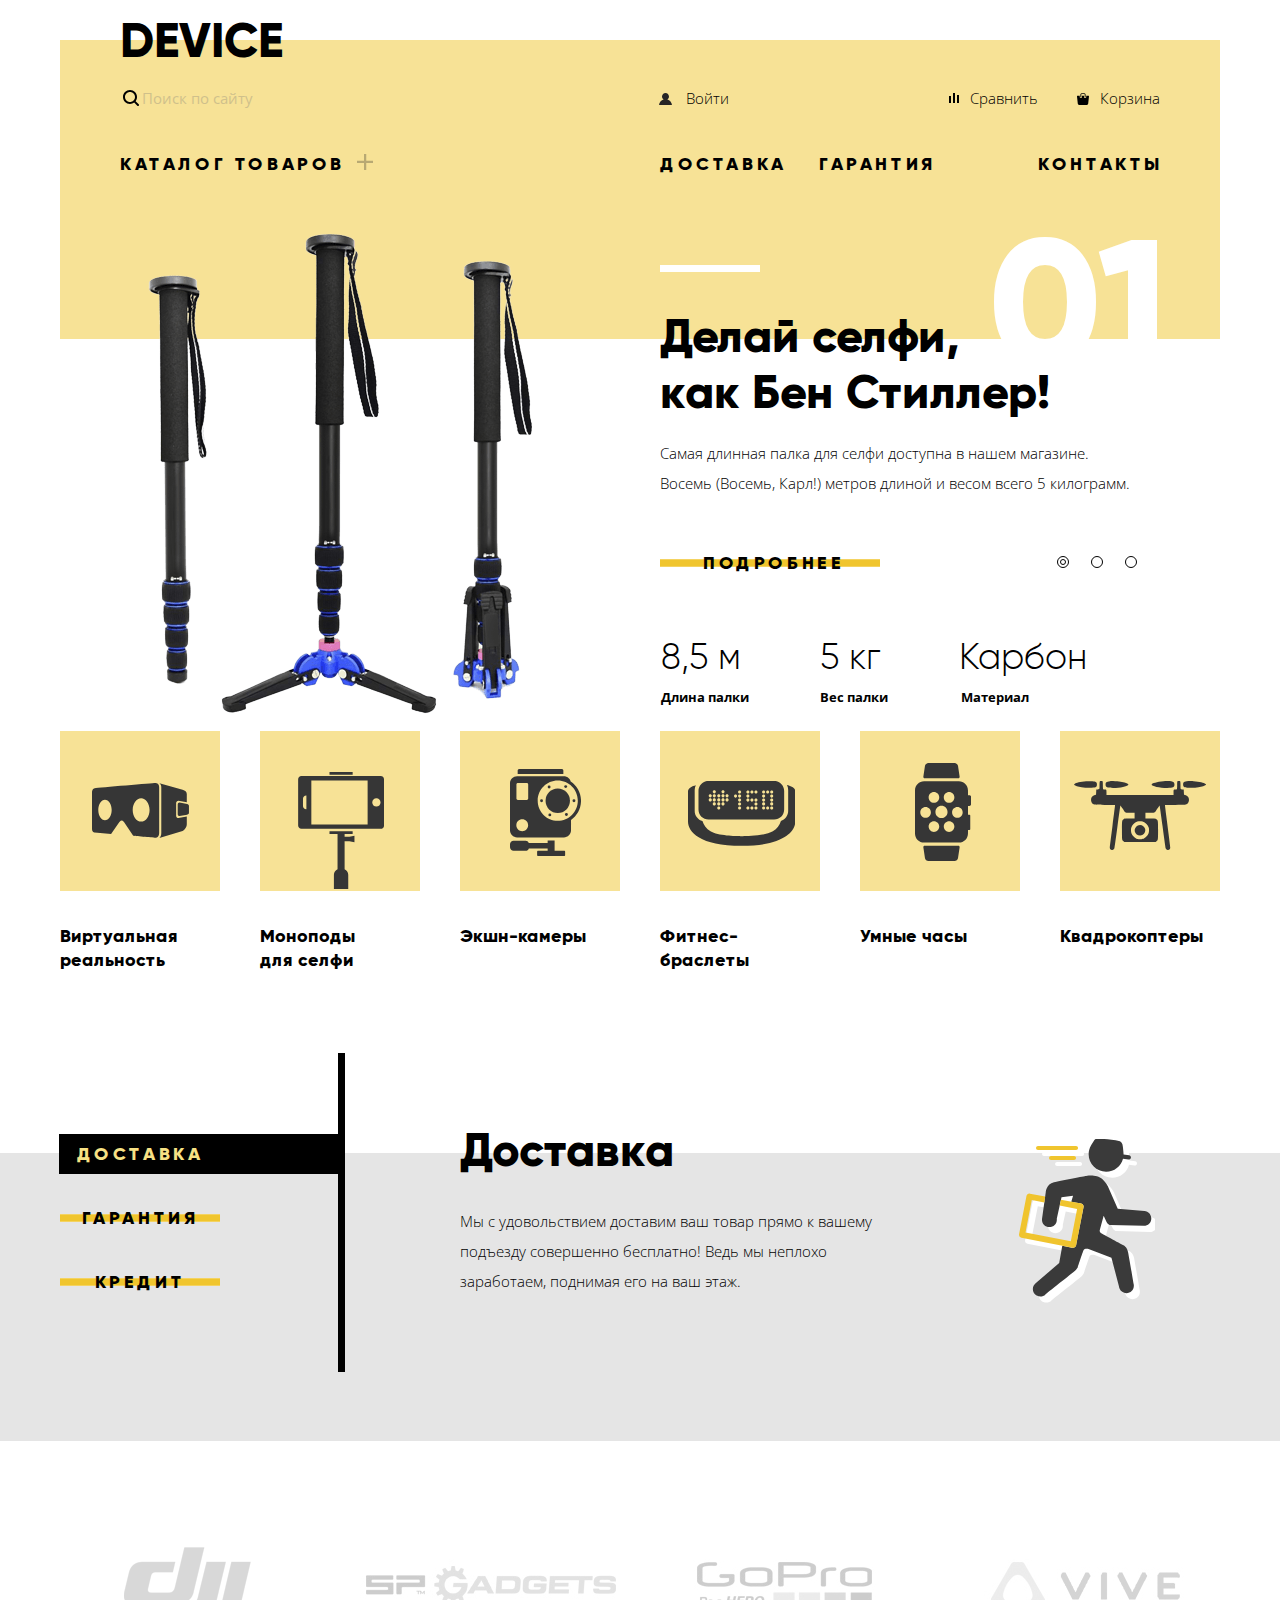
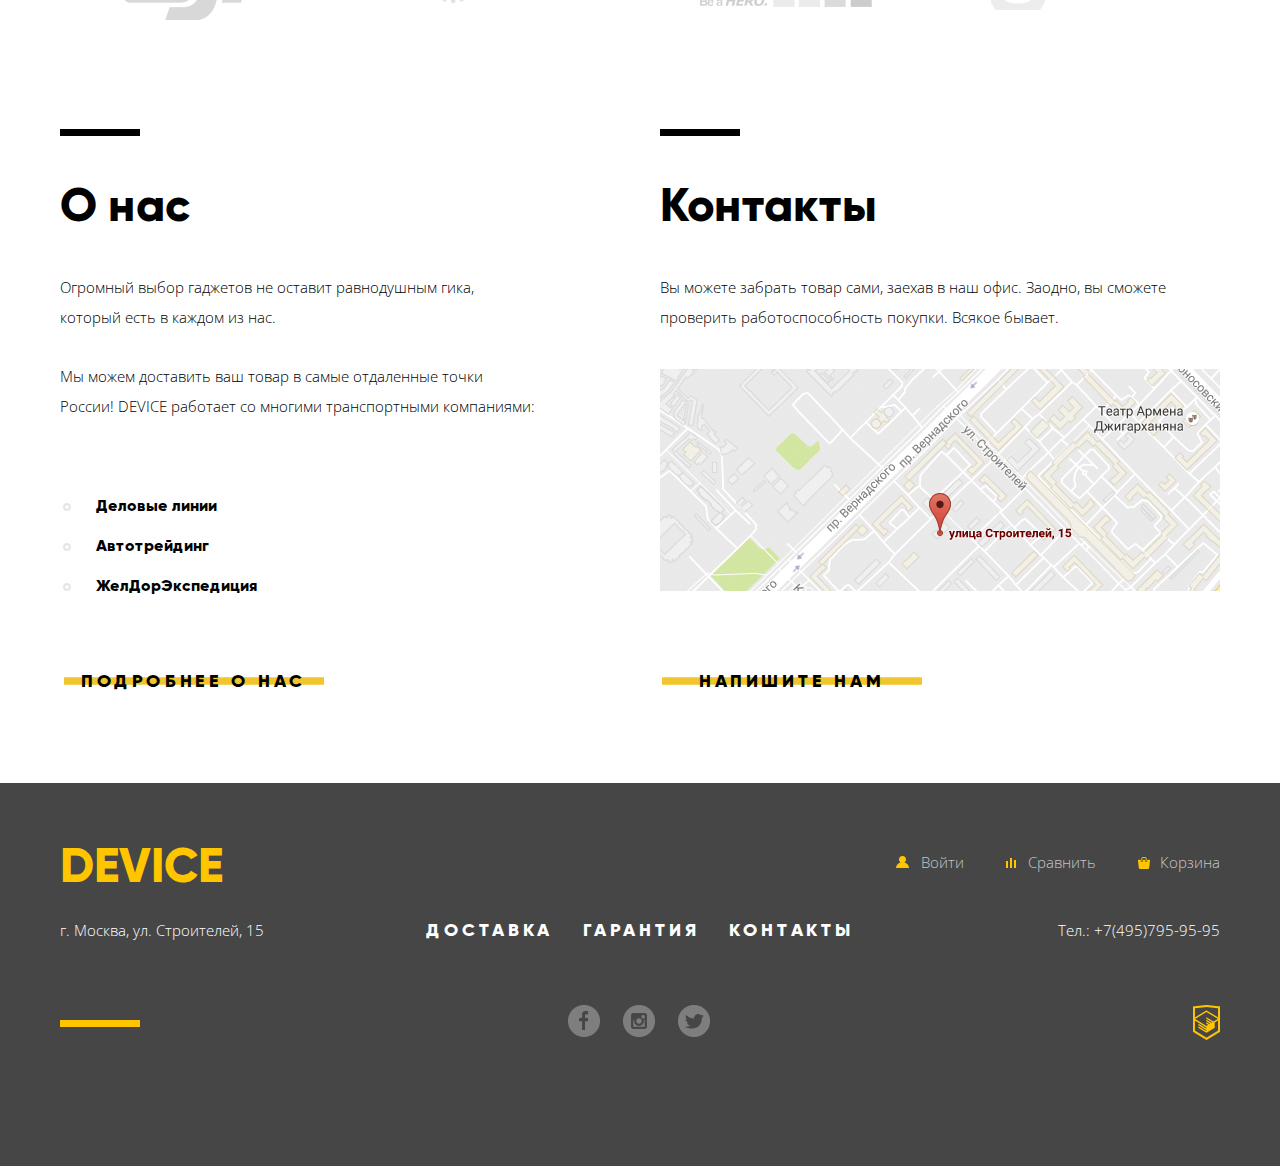
<file: index.html>
<!DOCTYPE html>
<html lang="ru">
<head>
  <meta charset="UTF-8">
  <title>Device</title>
  <link href="css/normalize.css" rel="stylesheet">
  <link href="https://fonts.googleapis.com/css?family=Open+Sans:300&amp;subset=cyrillic" rel="stylesheet"> 
  <link href="css/style.min.css" rel="stylesheet">
</head>
<body>
  <header class="header">
    <nav class="header-navigation" aria-label="навигация по шапке сайта">
      <span class="header-logo">
        DEVICE
      </span>
      <div class="header-navigation-wrapper">
        <form class="header__search-wrapper" action="https://echo.htmlacademy.ru" method="get">
          <label class="header__search" for="search">
            <span class="visually-hidden">Поиск по сайту</span>
          </label>
          <input type="search" name="search" id="search" placeholder="Поиск по сайту">
          <button class="header__search-button" type="submit">Найти</button>
        </form>
        <div class="header-navigation-container">
          <ul class="user-navigation">
            <li class="login-link">
              <a class="user-link" href="#">Войти</a>
            </li>
          </ul>
          <ul class="header-options-wrapper">
              <li>
                <a class="compare" href="#">Сравнить</a>
              </li>
              <li>
                <a class="user-cart" href="#">Корзина</a>
              </li>
            </ul>
        </div>
      </div>
      <ul class="header-options">
        <li class="header-catalog">
          <a href="#" class="header-catalog__caption">каталог товаров</a>
          <ul class="header-catalog__list">
            <li class="header-catalog__item">
              <a href="#">Виртуальная реальность</a>
            </li>
            <li class="header-catalog__item">
              <a href="catalog.html">Моноподы для селфи</a>
            </li>
            <li class="header-catalog__item">
              <a href="#">Экшн-камеры</a>
            </li>
            <li class="header-catalog__item">
              <a href="#">Фитнесс-браслеты</a>
            </li>
            <li class="header-catalog__item">
              <a href="#">Умные часы</a>
            </li>
            <li class="header-catalog__item">
              <a href="#">Квадрокоптеры</a>
            </li>
          </ul>
        </li>
        <li class="header-links-wrapper">
          <a class="delivery header-link" href="#">доставка</a>
          <div class="header-links-add-wrapper">
            <a class="warranty header-link" href="#">гарантия</a>
            <a class="header-contacts header-link" href="#">контакты</a>
          </div>
        </li>
      </ul>
    </nav>
  </header>
  <main>
    <h1 class="visually-hidden">DEVICE shop</h1>
    <section class="slide-section">
      <div class="slide__change-buttons-wrapper">
        <button class="slide__change-button slide__change-button_active" type="button" data-slider-control=1></button>
        <button class="slide__change-button" type="button" data-slider-control=2></button>
        <button class="slide__change-button" type="button" data-slider-control=3></button>
      </div>
      <h2 class="visually-hidden">Топ товары</h2>
      <div class="slide-wrapper slide-wrapper_visible" data-slider-content="1">
        <div class="slide__image-wrapper">
          <img class="slide__image" src="img/sliders/slider-1.png" width="384" height="486" alt="селфи палка"> 
        </div>
        <div class="slide__content-wrapper">
          <span class="slide__count">01</span>
          <span class="slide__caption">Делай селфи,<br>как Бен Стиллер!</span>
          <p class="slide__description">
            Самая длинная палка для селфи доступна в нашем магазине.<br>
            Восемь (Восемь, Карл!) метров длиной и весом всего 5 килограмм.
          </p>
          <div class="slide__option-button-wrapper">
            <a class="slide__option-button button" href="#">подробнее</a>
          </div>
          <table class="slide__details">
            <tr class="row-1"><td>8,5 м</td><td>5 кг</td><td>Карбон</td></tr>
            <tr class="row-2"><th>Длина палки</th><th>Вес палки</th><th>Материал</th></tr>
          </table>
        </div>
      </div>
      <div class="slide-wrapper" data-slider-content="2">
        <div class="slide__image-wrapper">
          <img class="slide__image" src="img/sliders/slider-2.png" width="345" height="485" alt="фитнесс-браслет"> 
        </div>
        <div class="slide__content-wrapper">
          <span class="slide__count">02</span>
          <span class="slide__caption">Худеем<br>правильно!</span>
          <p class="slide__description">
            Мотивирующие фитнес-браслеты помогут найти в себе силы 
            не пропускать занятия и соблюдать диету.
          </p>
          <div class="slide__option-button-wrapper">
            <a class="slide__option-button button" href="#">подробнее</a>
          </div>
          <table class="slide__details">
            <tr class="row-1"><td>48 часов</td></tr>
            <tr class="row-2"><th>Без подзарядки</th></tr>
          </table>
        </div>
      </div>
      <div class="slide-wrapper" data-slider-content="3">
        <div class="slide__image-wrapper">
          <img class="slide__image" src="img/sliders/slider-3.png" width="526" height="334" alt="квадрокоптер"> 
        </div>
        <div class="slide__content-wrapper">
          <span class="slide__count">03</span>
          <span class="slide__caption">Порхает как бабочка жалит как пчела!</span>
          <p class="slide__description">
            Этот обычный, на первый взгляд, квадрокоптер оснащен 
            мощным лазером, замаскированным под стандартную камеру.
          </p>
          <div class="slide__option-button-wrapper">
            <a class="slide__option-button button" href="#">подробнее</a>
          </div>
          <table class="slide__details">
          <tr class="row-1"><td>800 м</td><td>50 м</td></tr>
          <tr class="row-2"><th>Дальность полета</th><th>Радиус поражения</th></tr>
          </table>
        </div>
      </div>
    </section>
    <section class="main-catalog">
      <h2 class="visually-hidden">Каталог товаров</h2>
      <ul class="main-catalog__list">
        <li class="main-catalog__item">
          <a href="#">
            <div class="main-catalog__item-wrapper"></div>
            <p class="item__description">Виртуальная реальность</p>
          </a>
        </li>
        <li class="main-catalog__item">
          <a href="catalog.html">
            <div class="main-catalog__item-wrapper"></div>
            <p class="item__description">Моноподы<br>для селфи</p>
          </a>
        </li>
        <li class="main-catalog__item">
          <a href="#">
            <div class="main-catalog__item-wrapper"></div>
            <p class="item__description">Экшн-камеры</p>
          </a>
        </li>
        <li class="main-catalog__item">
          <a href="#">
            <div class="main-catalog__item-wrapper"></div>
            <p class="item__description">Фитнес-браслеты</p>
          </a>
        </li>
        <li class="main-catalog__item">
          <a href="#">
            <div class="main-catalog__item-wrapper"></div>
            <p class="item__description">Умные часы</p>
          </a>
        </li>
        <li class="main-catalog__item">
          <a href="#">
            <div class="main-catalog__item-wrapper"></div>
            <p class="item__description">Квадрокоптеры</p>
          </a>
        </li>
      </ul>
    </section>
    <div class="service-options-wrapper">
      <div class="service-options">
        <ul class="service-options__controls">
          <li>
              <button class="service-option__button service-option__button_active button" data-options-control="1" type="button"><span>Доставка</span></button>
          </li>
          <li>
              <button class="service-option__button button" data-options-control="2" type="button"><span>Гарантия</span></button>
          </li>
          <li>
              <button class="service-option__button button" data-options-control="3" type="button"><span>Кредит</span></button>
          </li>
        </ul>
        <ul class="service-options__content">
          <li class="service-option service-option_visible" data-options-content="1">
            <h3>Доставка</h3>
            <p>
              Мы с удовольствием доставим ваш товар прямо к вашему подъезду совершенно бесплатно! Ведь мы неплохо<br>заработаем, поднимая его на ваш этаж.
            </p>
          </li>
          <li class="service-option" data-options-content="2">
            <h3>Гарантия</h3>
            <p>
              Если из-за возгорания купленного у нас товара у вас сгорит<br>дом — не переживайте, мы выдадим вам новый.<br>Товар, не дом, конечно же.
            </p>
          </li>
          <li class="service-option" data-options-content="3">
            <h3>Кредит</h3>
            <p>
              Залезть в долговую яму стало проще! Кредитные<br>консультанты подберут для вас наиболее выгодные<br>условия кредита. Выгодные для нашего банка, разумеется.
            </p>
          </li>
        </ul>
      </div>
    </div>
    <ul class="brands">
      <li class="brands__item">
        <a href="#">
          <img class="brand__image" src="img/brands/logo-1.png" width="260" height="100" alt="dji">
          <img class="brand__image_hidden" src="img/brands/dji.png" width="260" height="100" alt="dji">
        </a>
      </li>
      <li class="brands__item">
        <a href="#">
          <img class="brand__image" src="img/brands/logo-2.png" width="260" height="100" alt="spgadgets">
          <img class="brand__image_hidden" src="img/brands/spgadgets.png" width="260" height="100" alt="spgadgets">
        </a>
      </li>
      <li class="brands__item">
        <a href="#">
          <img class="brand__image" src="img/brands/logo-3.png" width="260" height="100" alt="goPro">
          <img class="brand__image_hidden" src="img/brands/gopro.png" width="260" height="100" alt="goPro">
        </a>
      </li>
      <li class="brands__item">
        <a href="#">
          <img class="brand__image" src="img/brands/logo-4.png" width="260" height="100" alt="vive">
          <img class="brand__image_hidden" src="img/brands/vive.png" width="260" height="100" alt="vive">
        </a>
      </li>
    </ul>
    <div class="section-wrapper">
      <section class="about-us">
        <h3 class="section-header">О нас</h3>
        <p>
          Огромный выбор гаджетов не оставит равнодушным гика,<br>который есть в каждом из нас.
        </p>
        <p>
            Мы можем доставить ваш товар в самые отдаленные точки<br>России! DEVICE работает со многими транспортными компаниями:
        </p>
        <ul class="delivery-options">
          <li>Деловые линии</li>
          <li>Автотрейдинг</li>
          <li>ЖелДорЭкспедиция</li>
        </ul>
        <a class="delivery-options__button button" href="#">подробнее о нас</a>
      </section>
      <section class="main-contacts">
        <h3 class="section-header">Контакты</h3>
        <p>
          Вы можете забрать товар сами, заехав в наш офис. Заодно, вы сможете проверить работоспособность покупки. Всякое бывает.
        </p>
        <a class="main-contacts__map" href="https://www.google.com/maps/place/ул.+Строителей,+15,+Москва,+119311/@55.687034,37.527424,17z/data=!3m1!4b1!4m5!3m4!1s0x46b54cf65f5c8955:0x694710ccd55501e!8m2!3d55.687031!4d37.529618">
          <img src="img/map.png" width="560" height="222" alt="Наш адрес: г.Москва, ул.Строителей 15">
        </a>
        <a class="main-contacts__button button" href="write.html">напишите нам</a>
      </section>
    </div>
  </main>
  <footer class="footer">
    <div class="footer-wrapper">
      <div class="first-line-wrapper">
        <span class="footer-logo">
          DEVICE
        </span>
        <div class="right-block-wrapper">
          <ul class="footer__user-navigation">
              <li class="footer__login-link">
                <a href="#">
                  <span>Войти</span>
                </a>
              </li>
          </ul>
          <ul class="footer-options-wrapper">
            <li>
              <a class="footer__compare" href="#">
                <span>Сравнить</span>
              </a>
            </li>
            <li>
              <a class="footer__user-cart" href="#">
                <span>Корзина</span>
              </a>
            </li>
          </ul>
        </div>
      </div>
      <div class="second-line-wrapper">
        <p>
          г. Москва, ул. Строителей, 15
        </p>
        <ul class="options__list">
          <li>
            <a class="option__item" href="#">доставка</a>
          </li>
          <li>
            <a class="option__item" href="#">гарантия</a>
          </li>
          <li>
            <a class="option__item" href="#">контакты</a>
          </li>
        </ul>
        <span>Тел.: +7(495)795-95-95</span>
      </div>
      <div class="third-line-wrapper">
        <div class="right-block">
          <div class="footer__social">
            <a class="social-icon social-icon_fb" href="https://facebook.com"><span class="visually-hidden">facebook</span></a>
            <a class="social-icon social-icon_instagram" href="https://instagram.com"><span class="visually-hidden">instagram</span></a>
            <a class="social-icon social-icon_twitter" href="https://twitter.com"><span class="visually-hidden">twitter</span></a>
          </div>
          <div class="footer__html-logo">
            <a href="https://htmlacademy.ru/intensive/htmlcss">
              <img src="img/icons/logo-html.png" width="27" height="35" alt="ссылка на html академию">
            </a>
          </div>
        </div>
      </div>
    </div>
  </footer>
  <section class="modal-write-us">
    <h2 class="visually-hidden">Форма обратной связи</h2>
    <form class="modal" action="https://echo.htmlacademy.ru" method="post">
      <div class="modal__ident-wrapper">
        <p>
          <label for="modal__name">Ваше имя:</label><br>
          <input type="text" id="modal__name" placeholder="Имя Фамилия" name="name" pattern="[A-Za-zА-Яа-яЁё ]{3,}">
        </p>
        <p>
          <label for="modal__mail">Ваше e-mail:</label><br>
          <input type="email" id="modal__mail" placeholder="email@example.com" name="email" pattern="[a-z0-9._%+-]+@[a-z0-9.-]+\.[a-z]{2,3}$">
        </p>
      </div>
      <label class="textarea" for="modal__text">Текст письма:</label><br>
      <textarea id="modal__text" name="text" placeholder="В свободной форме"></textarea>
      <button class="submit-button button" type="submit"><span>отправить</span></button> 
    </form>
    <button class="modal-close" type="button">Закрыть</button>
  </section>
  <section class="modal-map">
    <h2 class="visually-hidden">Карта</h2>
    <iframe src="https://www.google.com/maps/embed?pb=!1m18!1m12!1m3!1d2249.112374952874!2d37.5274239517368!3d55.68703400443407!2m3!1f0!2f0!3f0!3m2!1i1024!2i768!4f13.1!3m3!1m2!1s0x46b54cf65f5c8955%3A0x694710ccd55501e!2z0YPQuy4g0KHRgtGA0L7QuNGC0LXQu9C10LksIDE1LCDQnNC-0YHQutCy0LAsIDExOTMxMQ!5e0!3m2!1sru!2sru!4v1522587928782" width="960" height="559" style="border:0" allowfullscreen>
    </iframe>
    <p><img src="img/map-big.png" width="960" height="559" alt="Наш адрес: г.Москва, ул.Строителей 15">
      <button class="modal-close" type="button">Закрыть</button>
    </p>
  </section>
  <script src="js/script.min.js"></script>
</body>
</html>
</file>
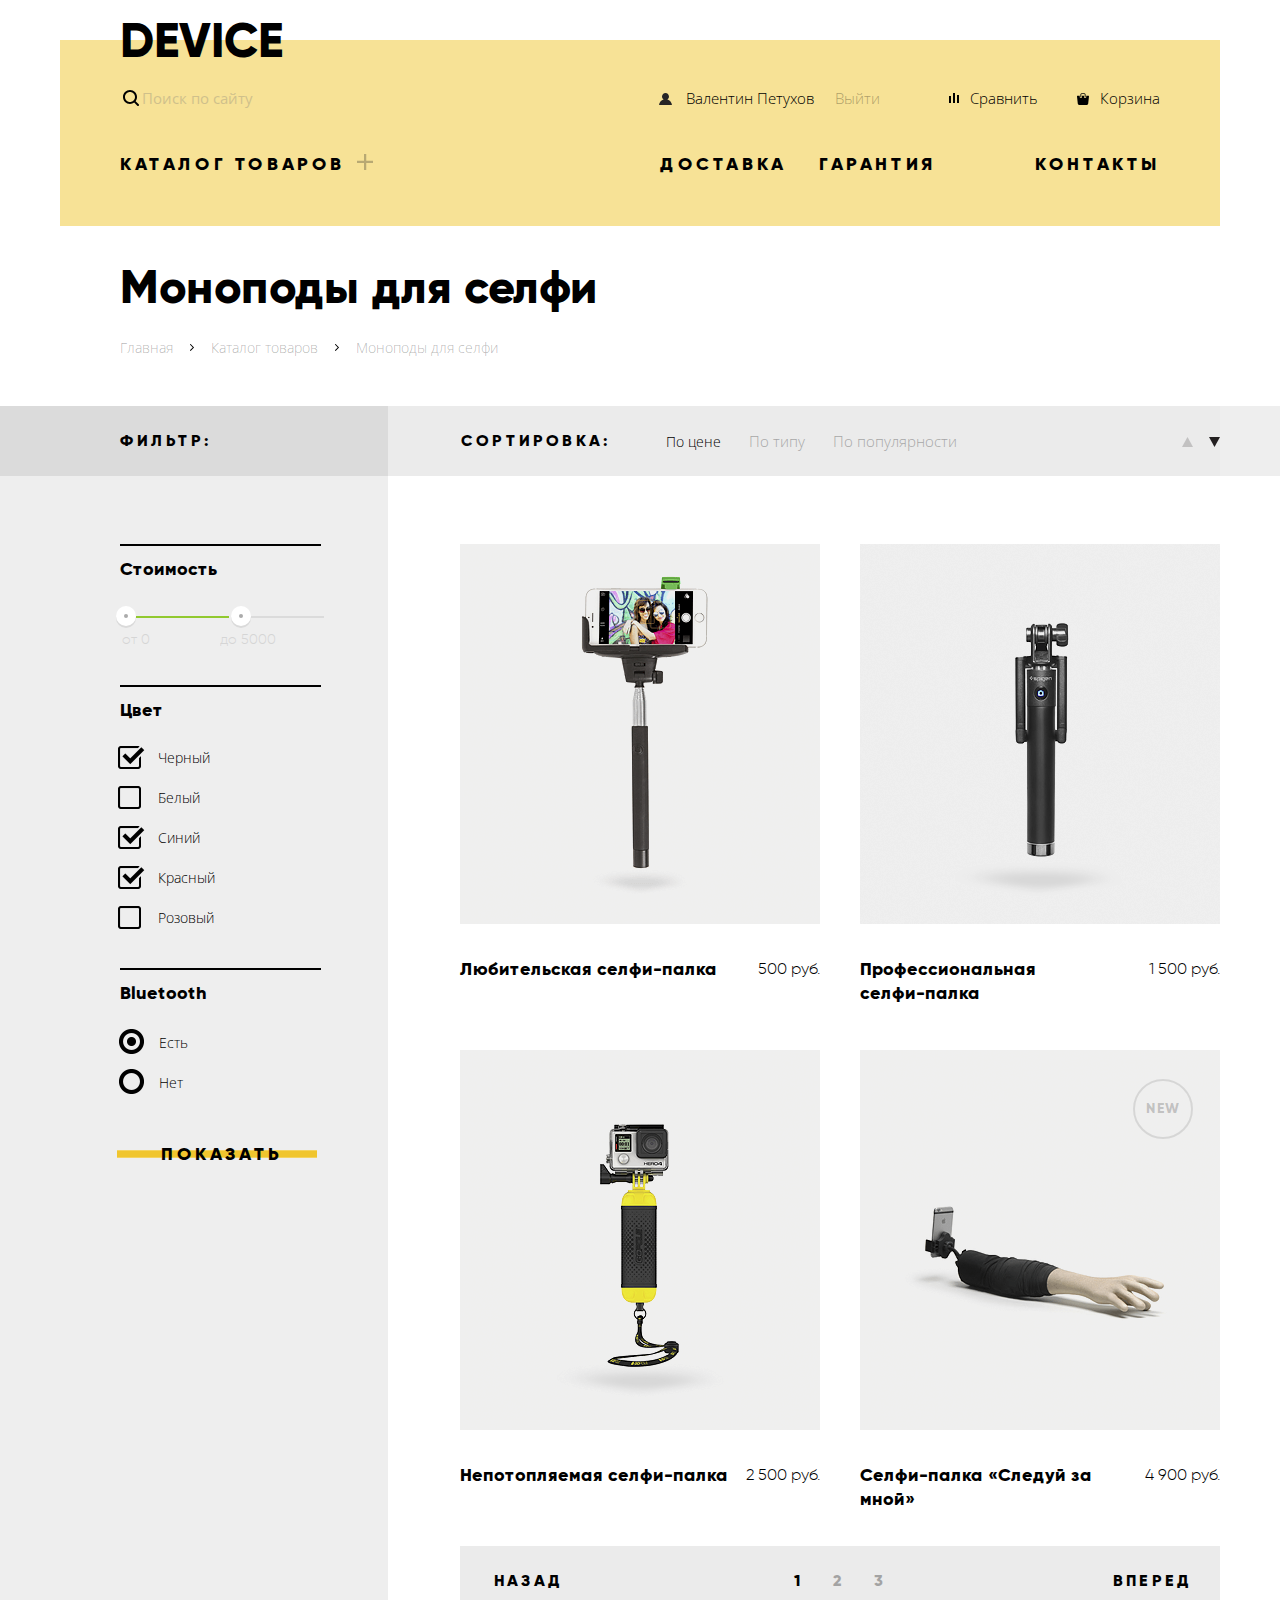
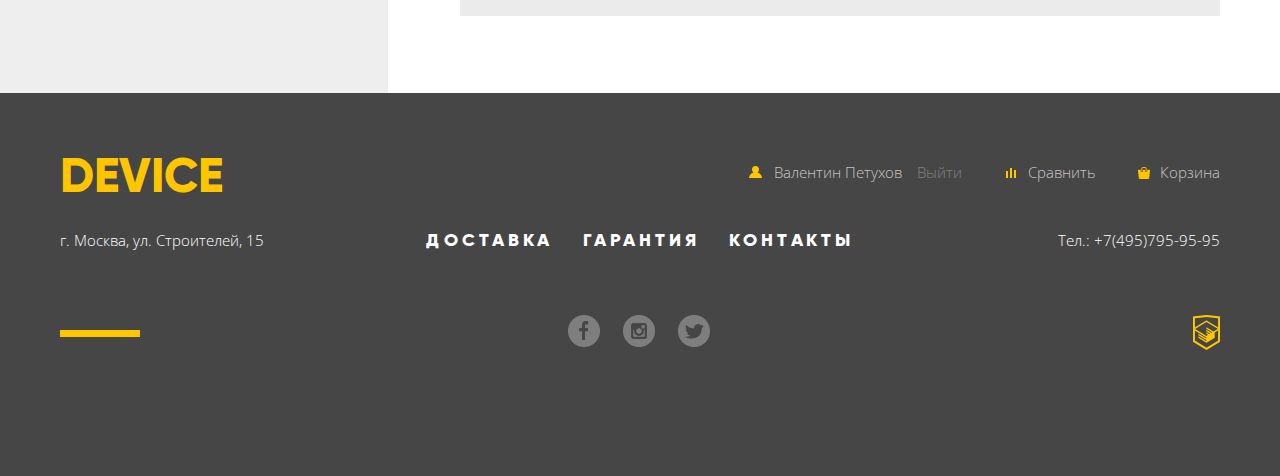
<file: catalog.html>
<!DOCTYPE html>
<html lang="ru">
<head>
  <meta charset="UTF-8">
  <title>Device catalog</title>
  <link href="css/normalize.css" rel="stylesheet">
  <link href="https://fonts.googleapis.com/css?family=Open+Sans:300,400&amp;subset=cyrillic" rel="stylesheet">
  <link href="css/style.min.css" rel="stylesheet">
</head>
<body>
  <header class="catalog-header">
    <nav class="header-navigation" aria-label="навигация по шапке сайта">
      <a class="header-logo" href="index.html">
        DEVICE
      </a>
      <div class="header-navigation-wrapper">
        <form class="header__search-wrapper" action="https://echo.htmlacademy.ru" method="get">
          <label class="header__search" for="search">
            <span class="visually-hidden">Поиск по сайту</span>
          </label>
          <input type="search" name="search" id="search" placeholder="Поиск по сайту">
          <button class="header__search-button" type="submit">Найти</button>
        </form>
        <div class="header-navigation-container">
          <ul class="user-navigation">
            <li>
              <a class="user-link" href="#">Валентин Петухов</a>
            </li>
            <li class="logout-link">
              <a href="#">Выйти</a>
            </li>
          </ul>
          <ul class="header-options-wrapper">
            <li>
              <a class="compare" href="#">Сравнить</a>
            </li>
            <li>
              <a class="user-cart" href="#">Корзина</a>
            </li>
          </ul>
        </div>
      </div>
      <ul class="header-options">
        <li class="header-catalog">
          <a href="#" class="header-catalog__caption">каталог товаров</a>
          <ul class="header-catalog__list">
            <li class="header-catalog__item">
              <a href="#">Виртуальная реальность</a>
            </li>
            <li class="header-catalog__item">
              <a href="catalog.html">Моноподы для селфи</a>
            </li>
            <li class="header-catalog__item">
              <a href="#">Экшн-камеры</a>
            </li>
            <li class="header-catalog__item">
              <a href="#">Фитнесс-браслеты</a>
            </li>
            <li class="header-catalog__item">
              <a href="#">Умные часы</a>
            </li>
            <li class="header-catalog__item">
              <a href="#">Квадрокоптеры</a>
            </li>
          </ul>
        </li>
        <li class="header-links-wrapper">
          <a class="header-link" href="#">доставка</a>
          <div class="header-links-add-wrapper">
            <a class="header-link" href="#">гарантия</a>
            <a class="header-link" href="#">контакты</a>
          </div>
        </li>
      </ul>
    </nav>
  </header>
  <main>
    <h1 class="visually-hidden">DEVICE shop</h1>
    <div class="site-navigation-wrapper">
      <h2 class="main-block-caption">Моноподы для селфи</h2>
      <ul class="breadcrumbs">
        <li>
          <a class="breadcrumbs-link" href="index.html">Главная</a>
          <svg version="1.1" id="Layer_1" xmlns="http://www.w3.org/2000/svg" xmlns:xlink="http://www.w3.org/1999/xlink" x="0px" y="0px"
            width="4px" height="7px" viewBox="0 0 4 7" enable-background="new 0 0 4 7" xml:space="preserve">
            <path d="M3.83,3.132L0.861,0.144c-0.197-0.199-0.516-0.199-0.713,0c-0.198,0.199-0.198,0.52,0,0.718l2.611,2.629L0.148,6.12
            c-0.198,0.2-0.198,0.521,0,0.72c0.098,0.099,0.228,0.148,0.356,0.148c0.129,0,0.259-0.05,0.357-0.148L3.83,3.852
            c0.098-0.099,0.147-0.229,0.147-0.36C3.978,3.362,3.928,3.231,3.83,3.132z"/>
          </svg>
        </li>
        <li>
          <a class="breadcrumbs-link" href="catalog.html">Каталог товаров</a>
          <svg version="1.1" id="Layer_2" xmlns="http://www.w3.org/2000/svg" xmlns:xlink="http://www.w3.org/1999/xlink" x="0px" y="0px"
	          width="4px" height="7px" viewBox="0 0 4 7" enable-background="new 0 0 4 7" xml:space="preserve">
            <path d="M3.83,3.132L0.861,0.144c-0.197-0.199-0.516-0.199-0.713,0c-0.198,0.199-0.198,0.52,0,0.718l2.611,2.629L0.148,6.12
            c-0.198,0.2-0.198,0.521,0,0.72c0.098,0.099,0.228,0.148,0.356,0.148c0.129,0,0.259-0.05,0.357-0.148L3.83,3.852
            c0.098-0.099,0.147-0.229,0.147-0.36C3.978,3.362,3.928,3.231,3.83,3.132z"/>
          </svg>
        </li>
        <li>
          <a class="breadcrumbs-link" href="#">Моноподы для селфи</a>
        </li>
      </ul>
    </div>
    <div class="line-wrapper">
      <div class="center">
        <div class="caption-wrapper">
            <h3>фильтр:</h3>
        </div>
        <div class="sort-type">
          <span class="sort-type-caption">сортировка:</span>
          <ul class="sort-type__option">
            <li class="option_active">
              <a class="option__link_active " href="#">По цене</a>
            </li>
            <li>
              <a class="option__link" href="#">По типу</a>
            </li>
            <li>
              <a class="option__link" href="#">По популярности</a>
            </li>
          </ul>
          <div class="sort-order">
            <a href="#" class="sort">
              <svg version="1.1" id="Layer_3" xmlns="http://www.w3.org/2000/svg" xmlns:xlink="http://www.w3.org/1999/xlink" x="0px" y="0px"
                width="11px" height="10px" viewBox="0 0 11 10" enable-background="new 0 0 11 10" xml:space="preserve">
                <polygon fill="#231F20" points="5.5,0 0,10 11,10 "/>
              </svg>
            </a>
            <a href="#" class="sort sort_active">
              <svg version="1.1" id="Layer_4" xmlns="http://www.w3.org/2000/svg" xmlns:xlink="http://www.w3.org/1999/xlink" x="0px" y="0px"
                width="11px" height="10px" viewBox="0 0 11 10" enable-background="new 0 0 11 10" xml:space="preserve">
                <polyline fill="#231F20" points="5.5,10 0,0 11,0 "/>
              </svg>
            </a>
          </div>
        </div>
      </div>
    </div>
    <div class="main-content-wrapper">
      <div class="center">
        <section class="filter-block">
          <h3 class="visually-hidden">фильтр товаров</h3>
          <form class="filter" action="https://echo.htmlacademy.ru" method="get">
            <div class="price-range">
              <span class="filter-block__caption">Стоимость</span>
              <div class="price-range__image">
                <div class="pin-wrapper">
                  <div class="pin pin-1"></div>
                  <div class="pin pin-2"></div>
                </div>
                <div class="price-range-wrapper">
                  <label>
                    <input type="text" name="min" placeholder="от 0">
                  </label>
                  <label>
                    <input type="text" name="max" placeholder="до 5000">
                  </label>
                </div>
              </div>
            </div>
            <fieldset class="filter__section">
              <legend class="filter-block__caption">Цвет</legend>
              <ul class="filter-block__options">
                <li class="filter-block__option">
                  <input 
                    class="visually-hidden"
                    type="checkbox"
                    id="black"
                    name="color"
                    value="black"
                    checked
                  >
                  <label class="checkbox checkbox-on" for="black">Черный</label>
                </li>
                <li class="filter-block__option">
                  <input 
                    class="visually-hidden"
                    type="checkbox"
                    id="white" 
                    name="color"
                    value="white"
                  >
                  <label class="checkbox checkbox-off" for="white">Белый</label>
                </li>
                <li class="filter-block__option">
                  <input
                    class="visually-hidden"
                    type="checkbox"
                    id="blue"
                    name="color"
                    value="blue"
                    checked
                  >
                  <label class="checkbox checkbox-on" for="blue">Синий</label>
                </li>
                <li class="filter-block__option">
                  <input
                    class="visually-hidden"
                    type="checkbox"
                    id="red"
                    name="color"
                    value="red"
                    checked
                  >
                  <label class="checkbox checkbox-on" for="red">Красный</label>
                </li>
                <li class="filter-block__option">
                  <input
                    class="visually-hidden"
                    type="checkbox"
                    id="pink"
                    name="color"
                    value="pink"
                  >
                  <label class="checkbox checkbox-off" for="pink">Розовый</label>
                </li>
              </ul>
            </fieldset>
            <fieldset class="bt__fieldset">
              <legend class="filter-block__caption">Bluetooth</legend>
              <ul class="option__bt">
                <li>
                  <input class="visually-hidden" type="radio" id="yes" name="bluetooth" value="yes" checked>
                  <label class="bt__input" for="yes">Есть</label>
                </li>
                <li>
                  <input class="visually-hidden" type="radio" id="no" name="bluetooth" value="no">
                  <label class="bt__input" for="no">Нет</label>
                </li>
              </ul>
            </fieldset>
            <button class="filter__button button" type="submit"><span>показать</span></button>
          </form> 
        </section>
        <div class="card-block">
          <section class="cards">
            <h3 class="visually-hidden">товары</h3>
            <ul>
              <li class="cards__item card">
                <figure>
                  <img class="card__image" src="img/catalog-items/item-1.png" width="360" height="380" alt="Любительская селфи-палка">
                  <div class="card__image-hover"></div>
                  <figcaption class="card-description-wrapper">
                    <span>
                      <a class="item-link" href="#">Любительская селфи-палка</a>
                    </span>
                    <span class="item__price">500 руб.</span>
                  </figcaption>
                </figure>
                <a class="card__cart-button button" href="#">в корзину</a>
                <a class="card__compare-button" href="#">Добавить к сравнению</a>
              </li>
              <li class="cards__item card">
                <figure>
                  <img class="card__image" src="img/catalog-items/item-2.png" width="360" height="380" alt="Профессиональная селфи-палка">
                  <div class="card__image-hover"></div>
                  <figcaption class="card-description-wrapper">
                    <span>
                      <a class="item-link" href="#">Профессиональная<br> селфи-палка</a>
                    </span>
                    <span class="item__price">1 500 руб.</span>
                  </figcaption>
                </figure>
                <a class="card__cart-button button" href="#">в корзину</a>
                <a class="card__compare-button" href="#">Добавить к сравнению</a>
              </li>
              <li class="cards__item card">
                <figure>
                  <img class="card__image" src="img/catalog-items/item-3.png" width="360" height="380" alt="Непотопляемая селфи-палка">
                  <div class="card__image-hover"></div>
                  <figcaption class="card-description-wrapper">
                    <span>
                      <a class="item-link" href="#">Непотопляемая селфи-палка</a>
                    </span>
                    <span class="item__price">2 500 руб.</span>
                  </figcaption>
                </figure>
                <a class="card__cart-button button" href="#">в корзину</a>
                <a class="card__compare-button" href="#">Добавить к сравнению</a>
              </li>
              <li class="cards__item card">
                <figure class="new">
                  <img class="card__image" src="img/catalog-items/item-4.png" width="360" height="380" alt="Селфи-палка «Следуй за мной»">
                  <div class="card__image-hover"></div>
                  <figcaption class="card-description-wrapper">
                    <span>
                      <a class="item-link" href="#">Селфи-палка «Следуй за<br> мной»</a>
                    </span>
                    <span class="item__price">4 900 руб.</span>
                  </figcaption>
                </figure>
                <a class="card__cart-button button" href="#">в корзину</a>
                <a class="card__compare-button" href="#">Добавить к сравнению</a>
              </li>
            </ul>
          </section>
          <nav class="pagination">
              <button class="pagination__button-back"><span>назад</span></button>
              <ul>
                <li class="pagination__item pagination__item_active">
                  <a href="#">1</a>
                </li>
                <li class="pagination__item">
                  <a href="#">2</a>
                </li>
                <li class="pagination__item">
                  <a href="#">3</a>
                </li>
              </ul>
              <button class="pagination__button-forward"><span>вперед</span></button>
            </nav>
        </div>
      </div>
    </div>
  </main>
  <footer class="footer">
      <div class="footer-wrapper">
        <div class="first-line-wrapper">
          <span class="footer-logo">
            DEVICE
          </span>
          <div class="right-block-wrapper">
            <ul class="footer__user-navigation">
              <li class="footer__user-link">
                <a href="#">
                  <span>Валентин Петухов</span>
                </a>
              </li>
              <li class="footer__logout-link">
                <a href="#">
                  <span>Выйти</span>
                </a>
              </li>
            </ul>
            <ul class="footer-options-wrapper">
              <li>
                <a class="footer__compare" href="#">
                  <span>Сравнить</span>
                </a>
              </li>
              <li>
                <a class="footer__user-cart" href="#">
                  <span>Корзина</span>
                </a>
              </li>
            </ul>
          </div>
        </div>
        <div class="second-line-wrapper">
          <p>
            г. Москва, ул. Строителей, 15
          </p>
          <ul class="options__list">
            <li>
              <a class="option__item" href="#">доставка</a>
            </li>
            <li>
              <a class="option__item" href="#">гарантия</a>
            </li>
            <li>
              <a class="option__item" href="#">контакты</a>
            </li>
          </ul>
          <span>Тел.: +7(495)795-95-95</span>
        </div>
        <div class="third-line-wrapper">
          <div class="right-block">
            <div class="footer__social">
              <a class="social-icon social-icon_fb" href="https://facebook.com"><span class="visually-hidden">facebook</span></a>
              <a class="social-icon social-icon_instagram" href="https://instagram.com"><span class="visually-hidden">instagram</span></a>
              <a class="social-icon social-icon_twitter" href="https://twitter.com"><span class="visually-hidden">twitter</span></a>
            </div>
            <div class="footer__html-logo">
              <a href="https://htmlacademy.ru/intensive/htmlcss">
                <img src="img/icons/logo-html.png" width="27" height="35" alt="ссылка на html академию">
              </a>
            </div>
          </div>
        </div>
      </div>
    </footer>
</body>
</html>
</file>
<file: css/style.min.css>
@keyframes bounce{0%{transform:translateY(-2000px)}70%{transform:translateY(30px)}90%{transform:translateY(-10px)}to{transform:translateY(0)}}@keyframes shake{0%,to{transform:translateX(0)}10%,30%,50%,70%,90%{transform:translateX(-10px)}20%,40%,60%,80%{transform:translateX(10px)}}@font-face{font-family:"Gilroy";src:url(../fonts/gilroy-extrabold.woff2) format("woff2"),url(../fonts/gilroyextrabold.woff) format("woff");font-weight:400;font-style:normal}@font-face{font-family:"Gilroy-light";src:url(../fonts/Gilroylight.woff2) format("woff2"),local("Gilroy Light"),local("Gilroy-Light"),url(../fonts/gilroylight.woff) format("woff"),url(../fonts/Gilroylight.ttf) format("truetype");font-weight:300;font-style:normal}a,body{color:#000}body{margin:0;padding:0;font-family:"Open Sans",Arial,sans-serif;font-size:15px;line-height:30px;font-weight:300;text-align:left;background-color:#fff;min-width:1200px}a{text-decoration:none}.header-logo,h1,h2,h3,h4,h5,h6{font-family:"Gilroy",Arial,sans-serif;color:#000}img{max-width:100%}.header-logo{font-size:48px;line-height:50px;cursor:pointer}.header-logo:focus,.header-logo:hover{opacity:.6}.header-logo:active{opacity:.3}.header__search{position:relative;-webkit-box-flex:1;-ms-flex-positive:1;flex-grow:1;height:45px;border-bottom:2px solid transparent}.header__search-wrapper{width:441px;height:45px;display:-webkit-box;display:-ms-flexbox;display:flex;-webkit-box-pack:justify;-ms-flex-pack:justify;justify-content:space-between;-webkit-box-align:center;-ms-flex-align:center;align-items:center;position:relative}.header__search::before{content:"";background-image:url(../img/icons/search.svg);position:absolute;width:16px;height:16px;background-repeat:no-repeat;top:16px;left:3px}.header__search-wrapper input[type=search]{opacity:.3;border:0;border-bottom:2px solid transparent;background-color:transparent;font-family:"Open Sans",Arial,sans-serif;font-size:15px;line-height:30px;text-align:left;height:49px;-webkit-box-flex:1;-ms-flex-positive:1;flex-grow:1;margin-left:-135px;padding:8px 10px 5px 30px}.header__search-wrapper input[type=search]:hover{opacity:.6}.header__search-wrapper input[type=search]:focus{opacity:1;border-bottom:2px solid #000}.header-catalog__caption:focus+.header-catalog__list,.header-catalog__caption:hover+.header-catalog__list,.header__search-wrapper input[type=search]:focus+.header__search-button{visibility:visible}.header__search-button{width:85px;height:49px;border:2px solid #000;background-color:transparent;font:inherit;padding:0;visibility:hidden;-webkit-box-flex:0;-ms-flex-positive:0;flex-grow:0}.header__search-button:focus,.header__search-button:hover{background-color:#000;color:#fff}.header__search-button:active{color:rgba(255,255,255,.3);visibility:visible}.header__search-button:hover+input[type=search]{border-bottom:2px solid transparent}.user-link{position:relative;padding-left:26px}.compare::before,.user-cart::before,.user-link::before{content:"";background-image:url(../img/icons/user.svg);width:13px;height:12px;background-repeat:no-repeat;position:absolute;top:5px;left:-1px}.compare,.user-cart{padding-left:30px;position:relative}.compare::before,.user-cart::before{background-image:url(../img/icons/compare.svg);width:10px;height:10px;left:9px}.user-cart{margin-left:16px}.user-cart::before{background-image:url(../img/icons/cart.svg);width:12px;height:12px;left:7px}.compare:focus,.compare:hover,.header-catalog__item a:focus,.header-catalog__item a:hover,.user-cart:focus,.user-cart:hover,.user-link:focus,.user-link:hover{opacity:.6}.compare:active,.header-catalog__item a:active,.logout-link,.user-cart:active,.user-link:active{opacity:.3}.header-contacts{margin-right:-3px}.header-catalog__caption{position:relative;cursor:pointer;background-color:inherit;border:0;padding:0}.header-catalog__caption::after{content:"";background-image:url(../img/icons/plus.png);position:absolute;width:16px;height:16px;background-repeat:no-repeat;right:-28px;bottom:5px}.header-catalog__caption,.header-link{font-family:"Gilroy",Arial,sans-serif;font-size:18px;line-height:24px;text-transform:uppercase;letter-spacing:.2em}.header-catalog__list{padding:25px 500px 35px 60px;min-height:105px;width:600px;display:-webkit-box;display:-ms-flexbox;display:flex;-ms-flex-wrap:wrap;flex-wrap:wrap;-webkit-box-pack:start;-ms-flex-pack:start;justify-content:flex-start;position:absolute;list-style:none;margin:0 0 0 -60px;top:174px;background-color:#f7e296;z-index:1;visibility:hidden}.header-catalog__item{width:180px;padding-right:20px;height:35px}.header-catalog__item:not(:nth-child(3n+1)){padding-left:40px;padding-right:0;width:160px}.header-catalog__item:last-child{width:100%;padding-left:0}.header-catalog__list:hover{visibility:visible}.header-catalog__item a{font-family:"Open Sans",Arial,sans-serif;font-size:15px;line-height:36px}.header-catalog__caption:focus,.header-catalog__caption:hover,.header-link:focus,.header-link:hover{opacity:.6}.header-catalog__caption:active,.header-link:active{opacity:.3}.visually-hidden{position:absolute;clip:rect(0 0 0 0);width:1px;height:1px;margin:-1px}.slide__caption,.slide__count{font-family:"Gilroy",Arial,sans-serif}.slide__caption{line-height:56px;font-size:47px}.slide__count{font-size:179.2px;color:#fff}.slide__details td{font-family:"Gilroy-light",Arial,sans-serif;font-size:36px;line-height:48px}.slide__details th{font-family:"Open Sans",Arial,sans-serif;font-size:13px;line-height:20px}.button,.main-catalog__item a,.modal label{font-family:"Gilroy";font-size:18px;line-height:24px}.button{text-transform:uppercase;letter-spacing:.2em;border:0;background-color:transparent}.button:active{color:rgba(0,0,0,.3)}.service-options h3,section h3{font-size:47px;line-height:48px}.delivery-options li{list-style-image:url(../img/icons/slider-button.png)}.footer{background-color:#464646;color:#fff;border-top:1px solid #464646}.footer-logo{font-family:"Gilroy";font-size:48px;line-height:48px;color:#ffc600;cursor:pointer}.footer-logo:focus,.footer-logo:hover{opacity:.6}.footer-logo:active{opacity:.3}.options__list a{font-family:"Gilroy";font-size:18px;line-height:24px;letter-spacing:.2em;text-transform:uppercase;color:#fff}.option__item:focus,.option__item:hover,.social-icon_fb:focus::before,.social-icon_fb:hover::before{opacity:.6}.option__item:active{opacity:.3}.social-icon_fb::before,.social-icon_instagram::before{content:"";background-image:url(../img/icons/fb.png);width:32px;height:32px;display:inline-block;vertical-align:top;background-repeat:no-repeat;opacity:.3}.social-icon_fb:active::before{opacity:.1}.social-icon_instagram::before{background-image:url(../img/icons/inst.png)}.social-icon_instagram:focus::before,.social-icon_instagram:hover::before{opacity:.6}.social-icon_instagram:active::before{opacity:.1}.social-icon_twitter::before{content:"";background-image:url(../img/icons/tw.png);width:32px;height:32px;display:inline-block;vertical-align:top;background-repeat:no-repeat;opacity:.3}.footer__html-logo img:focus,.footer__html-logo img:hover,.option__link:focus,.option__link:hover,.social-icon_twitter:focus::before,.social-icon_twitter:hover::before{opacity:.6}.social-icon_twitter:active::before{opacity:.1}.footer__html-logo img:active{opacity:.3}.modal input{font-family:"Open Sans",Arial,sans-serif;font-size:14px;font-weight:400;line-height:18px;background-color:#f2f2f2;border:0}.modal input:hover,textarea:hover{background-color:#eaeaea}.modal input:focus,textarea:focus{background-color:#fff;outline:2px solid #f7e296;border:0}.modal input:invalid{background-color:rgba(237,181,181,.5);outline:0}textarea{font-weight:400;background-color:#f2f2f2;width:760px;min-height:156px;border:0}.item__price{font-family:"Gilroy-light";font-size:16px;line-height:24px}.option__link_active,textarea{font-family:"Open Sans",Arial,sans-serif;font-size:14px;line-height:18px}.main-catalog__item a:active .main-catalog__item-wrapper::before,.option__link{opacity:.3}.option__link:active{opacity:1}.header-block,.inner-header-block{width:1160px;min-height:299px;margin:0 auto}.inner-header-block{background-color:#f7e296;position:absolute;z-index:1}.header-block{padding:0}.catalog-header,.header{width:1160px;min-height:299px;margin:40px auto 0;background-color:#f7e296}.catalog-header{min-height:186px}.header-navigation,.inner-header-block{padding:35px 60px 0}.header-logo{position:absolute;top:16px}.header-navigation-container,.header-navigation-wrapper{display:-webkit-box;display:-ms-flexbox;display:flex;-webkit-box-pack:justify;-ms-flex-pack:justify;justify-content:space-between}.header-navigation-wrapper{-webkit-box-align:center;-ms-flex-align:center;align-items:center;margin-bottom:29px}.header-navigation-container{width:500px}.header-options-wrapper,.user-navigation{list-style:none;margin:0;padding:0;flex-wrap:wrap}.user-navigation{display:-webkit-box;display:-ms-flexbox;display:flex;min-width:220px;-webkit-box-pack:justify;-ms-flex-pack:justify;justify-content:space-between}.header-options-wrapper{width:220px}.header-links-add-wrapper,.header-links-wrapper,.header-options,.header-options-wrapper{display:-webkit-box;display:-ms-flexbox;display:flex;-webkit-box-pack:justify;-ms-flex-pack:justify;justify-content:space-between}.header-options{list-style:none;margin:0;padding:0}.header-links-add-wrapper,.header-links-wrapper{-ms-flex-preferred-size:500px;flex-basis:500px;-webkit-box-align:center;-ms-flex-align:center;align-items:center;flex-wrap:wrap}.header-links-add-wrapper{-ms-flex-preferred-size:341px;flex-basis:341px}.slide-section{min-height:500px;top:-109px;width:1200px;margin:0 auto;position:relative}.slide-wrapper{display:-webkit-box;display:-ms-flexbox;display:none;width:1160px;min-height:486px;-webkit-box-pack:justify;-ms-flex-pack:justify;justify-content:space-between;-webkit-box-align:center;-ms-flex-align:center;align-items:center;margin:0 auto 89px}.slide-wrapper_visible{display:flex}.slide__image-wrapper{width:560px;display:-webkit-box;display:-ms-flexbox;display:flex}.slide__image{margin:0 auto}.slide__content-wrapper{width:565px;padding-left:5px;padding-right:70px;-webkit-box-sizing:border-box;box-sizing:border-box;position:relative;margin-top:77px}.slide__count{position:absolute;top:-19px;right:50px;z-index:0}.slide__content-wrapper::before{content:"";background:#fff;width:100px;height:7px;position:absolute;margin-bottom:10px;top:-43px}.slide__caption{position:relative}.slide__description{margin-top:18px;margin-bottom:50px}.slide__details{margin-top:54px;margin-bottom:4px;border-collapse:collapse}.slide__details th:nth-child(3){padding-left:3px}.slide__details tr:last-child{height:29px}.row-2 th{text-align:left}.row-1 td:first-child,.row-2 th:first-child{width:157px}.row-1 td:nth-child(2),.row-2 th:nth-child(2){width:137px}.button::before{content:"";display:block;height:6px;background-color:#f0c52e;position:absolute;top:50%;-webkit-transform:translateY(-50%);-ms-transform:translateY(-50%);transform:translateY(-50%);z-index:-1;border-bottom:1px solid #f4d361;border-top:1px solid #f4d361}.slide__option-button::before{width:220px}.button:active::before,.button:focus::before,.button:hover::before{border:0;height:40px}.slide__option-button{position:relative;padding-left:43px;padding-right:43px}.slide__change-buttons-wrapper{position:absolute;right:103px;top:316px;z-index:1}.slide__change-button,.slide__change-button_active{border-radius:6px;width:12px;height:12px;border:1px solid #000;background-color:inherit;padding:0;position:relative;margin-left:18px}.slide__change-button_active::before{content:"";display:block;border-radius:50%;width:4px;height:4px;border:1px solid #000;background-color:inherit;position:absolute;top:2px;left:2px}.main-catalog__list,.slide__buttons-wrapper{width:480px;display:-webkit-box;display:-ms-flexbox;display:flex;-webkit-box-pack:justify;-ms-flex-pack:justify;justify-content:space-between}.main-catalog__list{width:1160px;min-height:250px;padding:0;margin:-108px auto 0;list-style:none;flex-wrap:wrap}.main-catalog__item{width:160px}.main-catalog__item-wrapper{width:160px;height:160px;background-color:#f7e296;display:-webkit-box;display:-ms-flexbox;display:flex;margin:auto;position:relative}.main-catalog__item:first-child .main-catalog__item-wrapper::before{content:"";background-image:url(../img/catalog-items/popular-1.svg);width:97px;height:55px;background-repeat:no-repeat;position:absolute;top:52px;left:32px}.main-catalog__item:nth-child(2) .main-catalog__item-wrapper::before{content:"";background-image:url(../img/catalog-items/popular-2.svg);width:86px;height:117px;background-repeat:no-repeat;position:absolute;top:41px;left:38px}.main-catalog__item:nth-child(3) .main-catalog__item-wrapper::before{content:"";background-image:url(../img/catalog-items/popular-3.svg);width:71px;height:87px;background-repeat:no-repeat;position:absolute;top:38px;left:50px}.main-catalog__item:nth-child(4) .main-catalog__item-wrapper::before{content:"";background-image:url(../img/catalog-items/popular-4.svg);width:107px;height:65px;background-repeat:no-repeat;position:absolute;top:50px;left:28px}.main-catalog__item:nth-child(5) .main-catalog__item-wrapper::before{content:"";background-image:url(../img/catalog-items/popular-5.svg);width:56px;height:98px;background-repeat:no-repeat;position:absolute;top:32px;left:55px}.main-catalog__item:last-child .main-catalog__item-wrapper::before{content:"";background-image:url(../img/catalog-items/popular-6.svg);width:132px;height:69px;background-repeat:no-repeat;position:absolute;top:50px;left:14px}.item__description{padding:0;margin:33px 0 0}.item__description,.main-catalog__item-wrapper{pointer-events:none}.main-catalog__item:hover .main-catalog__item-wrapper{background-color:#f0c52e}.main-catalog__item a{display:inline-block}.main-catalog__item a:active .item__description{opacity:.3}.service-options-wrapper::before{content:"";background-color:#e5e5e5;height:288px;width:100%;position:absolute;z-index:-1;top:27px}.service-options-wrapper{position:relative;margin-top:145px}.service-options,.service-options__controls{display:-webkit-box;display:-ms-flexbox;display:flex;position:relative}.service-options{width:1160px;min-height:207px;-webkit-box-pack:justify;-ms-flex-pack:justify;justify-content:space-between;margin:0 auto}.service-options__controls{list-style:none;padding:0;-webkit-box-orient:vertical;-webkit-box-direction:normal;-ms-flex-direction:column;flex-direction:column;-webkit-box-align:center;-ms-flex-align:center;align-items:center;margin:8px auto 0 0}.service-options__controls::after{content:"";width:7px;height:319px;background-color:#000;position:absolute;top:-81px;right:-125px}.service-options__controls li{margin-bottom:24px}.service-option:first-child::before{content:"";background-image:url(../img/icons/delivery.svg);background-repeat:no-repeat;width:136px;height:164px;position:absolute;right:65px;top:13px}.service-option:nth-child(2)::before{content:"";background-image:url(../img/icons/warranty.svg);background-repeat:no-repeat;width:171px;height:194px;position:absolute;right:50px;top:-10px}.service-option:last-child::before{content:"";background-image:url(../img/icons/credit.svg);background-repeat:no-repeat;width:156px;height:186px;position:absolute;right:65px;top:-13px}.service-option__button{position:relative;width:160px;height:40px}.service-option__button span{position:relative;top:0;left:0}.service-option__button::before{width:160px;top:50%;left:50%;margin-right:-50%;-webkit-transform:translate(-50%,-50%);-ms-transform:translate(-50%,-50%);transform:translate(-50%,-50%)}.service-option__button:active::before,.service-option__button_active::before{width:278px;height:40px;background-color:#000;margin-left:59px;border:0}.service-option__button:active{color:#f7e184;padding:0}.service-option__button_active{color:#f7e184}.service-option__button_active::before{top:50%;left:50%;margin-right:-50%;-webkit-transform:translate(-50%,-50%);-ms-transform:translate(-50%,-50%);transform:translate(-50%,-50%);width:280px}.service-option{display:-webkit-box;display:-ms-flexbox;display:flex;width:460px;padding-right:300px;flex-direction:column;position:relative;display:none}.service-option_visible{display:block}.service-option p{padding:0;margin:32px 0 0}.service-option__image{margin-right:65px;margin-top:10px}.brands,.service-option h3,.service-options__content{margin:0;padding:0}.brands{width:1160px;display:-webkit-box;display:-ms-flexbox;display:flex;-webkit-box-pack:justify;-ms-flex-pack:justify;justify-content:space-between;margin:202px auto 0;list-style:none;flex-wrap:wrap}.brands__item{width:260px}.brands__item a{display:block;position:relative}.brand__image_hidden{position:absolute;top:0;left:0;opacity:0}.brands__item a:hover .brand__image_hidden{opacity:1}.about-us,.main-contacts,.section-wrapper{display:-webkit-box;display:-ms-flexbox;display:flex}.section-wrapper{-webkit-box-pack:justify;-ms-flex-pack:justify;justify-content:space-between;min-height:513px;margin:137px auto 89px;width:1160px}.about-us,.main-contacts{width:480px;-webkit-box-orient:vertical;-webkit-box-direction:normal;-ms-flex-direction:column;flex-direction:column}.main-contacts{width:560px}.section-header{position:relative;padding:0;margin:0 0 43px}.section-header::before{content:"";width:80px;height:7px;background-color:#000;position:absolute;top:-52px}.section-wrapper p{margin:0;padding:0 0 29px}.delivery-options{padding:0;font-family:"Gilroy",Arial,sans-serif;font-size:16px;line-height:40px;margin:36px 0 63px 18px}.delivery-options li{padding-left:18px}.main-contacts__map{margin-top:8px;margin-bottom:69px}.delivery-options__button,.main-contacts__button{position:relative;-ms-flex-item-align:start;align-self:flex-start}.delivery-options__button{left:21px}.main-contacts__button{left:39px}.delivery-options__button::before,.main-contacts__button::before{width:260px;top:50%;left:50%;-webkit-transform:translate(-50%,-50%);-ms-transform:translate(-50%,-50%);transform:translate(-50%,-50%)}.footer-wrapper{width:1160px;min-height:324px;margin:0 auto}.first-line-wrapper,.right-block-wrapper{display:-webkit-box;display:-ms-flexbox;display:flex;-webkit-box-pack:justify;-ms-flex-pack:justify;justify-content:space-between}.first-line-wrapper{-webkit-box-align:center;-ms-flex-align:center;align-items:center;margin-top:58px;flex-wrap:wrap}.right-block-wrapper{min-width:323px;margin-bottom:9px}.footer-options-wrapper,.footer__user-navigation{display:-webkit-box;display:-ms-flexbox;display:flex;margin:0;padding:0;list-style:none;flex-wrap:wrap}.footer-options-wrapper{min-width:214px}.footer__compare,.footer__user-cart{margin-left:52px}.footer__login-link{padding-left:20px}.footer__compare,.footer__login-link a,.footer__user-cart,.footer__user-link a{position:relative}.footer__compare::before,.footer__login-link a::before,.footer__user-cart::before,.footer__user-link a::before{content:"";width:13px;height:12px;background-image:url(../img/icons/footer-user.png);position:absolute;background-repeat:no-repeat;display:block;top:4px;left:-13px}.footer__compare::before,.footer__user-cart::before{width:10px;height:10px;background-image:url(../img/icons/compare.png);top:6px;left:-10px}.footer__user-cart::before{width:12px;height:12px;background-image:url(../img/icons/cart.png);top:5px}.footer__compare span,.footer__login-link span,.footer__user-cart span,.footer__user-link span{color:rgba(255,255,255,.7)}.footer__compare:focus span,.footer__compare:hover span,.footer__login-link:focus span,.footer__login-link:hover span,.footer__user-cart:focus span,.footer__user-cart:hover span,.footer__user-link:focus span,.footer__user-link:hover span{color:#fff}.footer__compare:focus::before,.footer__compare:hover::before,.footer__login-link:focus a::before,.footer__login-link:hover a::before,.footer__user-cart:focus::before,.footer__user-cart:hover::before,.footer__user-link:focus a::before,.footer__user-link:hover a::before{opacity:.6}.footer__compare:active span,.footer__compare:active::before,.footer__login-link:active a::before,.footer__login-link:active span,.footer__user-cart:active span,.footer__user-cart:active::before,.footer__user-link:active a::before,.footer__user-link:active span{opacity:.3}.right-block-wrapper span{margin-left:12px}.options__list,.second-line-wrapper{display:-webkit-box;display:-ms-flexbox;-webkit-box-pack:justify;-ms-flex-pack:justify;flex-wrap:wrap}.second-line-wrapper{display:flex;justify-content:space-between;margin-top:25px}.options__list{min-width:428px;-ms-flex-wrap:wrap;list-style:none;margin:0;padding:0}.second-line-wrapper p,.second-line-wrapper span{margin:0;padding:0;min-width:260px}.second-line-wrapper span{text-align:right}.options__list,.right-block,.third-line-wrapper{display:flex;justify-content:space-between}.third-line-wrapper{display:-webkit-box;display:-ms-flexbox;-webkit-box-pack:justify;-ms-flex-pack:justify;-webkit-box-align:center;-ms-flex-align:center;align-items:center;margin-top:60px}.right-block{margin-left:auto;min-width:652px;position:relative;flex-wrap:wrap}.right-block::before{content:"";width:80px;height:7px;background-color:#ffc600;position:absolute;left:-508px;top:15px}.footer__html-logo,.footer__social{display:-webkit-box;display:-ms-flexbox;display:flex}.footer__social{-webkit-box-pack:justify;-ms-flex-pack:justify;justify-content:space-between;flex-wrap:wrap;margin-right:auto;min-width:142px}.footer__html-logo{min-width:80px}.footer__html-logo a{margin-left:auto}.modal-write-us{position:fixed;-webkit-box-shadow:0 10px 20px rgba(0,0,0,.2);box-shadow:0 10px 20px rgba(0,0,0,.2);top:50%;left:50%;width:760px;background-color:#fff;padding:100px;display:none;margin-left:-480px;margin-top:-276px;z-index:2}.modal input[type=email],.modal input[type=text]{width:360px;height:50px}.modal__ident-wrapper{display:-webkit-box;display:-ms-flexbox;display:flex;-webkit-box-pack:justify;-ms-flex-pack:justify;justify-content:space-between;-webkit-box-orient:horizontal;-webkit-box-direction:normal;-ms-flex-direction:row;flex-direction:row;margin-bottom:36px}.modal-map p,.modal__ident-wrapper p{margin:0;padding:0}.modal textarea,.modal__ident-wrapper input{margin-top:10px}.modal input[type=email],.modal input[type=text],.modal textarea{-webkit-box-sizing:border-box;box-sizing:border-box;padding:16px 20px}.submit-button{left:34px;margin-top:43px;padding:0}.submit-button:active{padding:0}.submit-button,.submit-button span{position:relative}.submit-button::before{width:200px;top:50%;left:50%;-webkit-transform:translate(-50%,-50%);-ms-transform:translate(-50%,-50%);transform:translate(-50%,-50%)}.modal-map{padding:0;width:960px;height:559px;position:fixed;-webkit-box-shadow:0 10px 20px rgba(0,0,0,.2);box-shadow:0 10px 20px rgba(0,0,0,.2);top:50%;left:50%;margin:-280px 0 0 -480px;background-color:#fff;display:none}.modal-map iframe{position:relative;z-index:2;border:0}.modal-show,.option-show{display:block}.modal-show{animation:bounce .6s}.modal-map p{position:absolute;top:0;left:0}.site-navigation-wrapper{display:-webkit-box;display:-ms-flexbox;display:flex;width:1160px;-webkit-box-orient:vertical;-webkit-box-direction:normal;-ms-flex-direction:column;flex-direction:column;margin:0 auto;padding:37px 60px 38px;-webkit-box-sizing:border-box;box-sizing:border-box}.main-block-caption{font-size:47px;line-height:48px;padding:0;margin:0 0 16px}.breadcrumbs{font-size:14px;line-height:24px;margin:0;padding:0;flex-wrap:wrap}.breadcrumbs svg{margin:17px}.breadcrumbs,.breadcrumbs li{display:-webkit-box;display:-ms-flexbox;display:flex;-webkit-box-align:center;-ms-flex-align:center;align-items:center}.breadcrumbs a{color:rgba(0,0,0,.3)}.breadcrumbs a:focus,.breadcrumbs a:hover{color:rgba(0,0,0,.6)}.breadcrumbs a:active{color:rgba(0,0,0,.1)}.filter-block{margin:0;padding:0;display:-webkit-box;display:-ms-flexbox;display:flex;-webkit-box-orient:vertical;-webkit-box-direction:normal;-ms-flex-direction:column;flex-direction:column}.card-block{-webkit-box-sizing:border-box;box-sizing:border-box;background-color:#fff;padding:68px 20px 77px 72px}.caption-wrapper h3{margin:0}.caption-wrapper h3,.sort-type-caption{font-family:"Gilroy";font-size:16px;line-height:24px;text-transform:uppercase;letter-spacing:.2em;padding:0}.card figcaption,.filter-block__caption{font-family:"Gilroy";font-size:18px;line-height:24px}.filter-block__caption,.filter-block__option label{position:relative}.filter-block__caption::before{content:"";width:201px;height:2px;background-color:#000;position:absolute;top:-13px}.filter-block__options,.option__bt{list-style:none;padding:0;font-size:14px;line-height:40px}.filter-block__option input[type=checkbox]:checked+label::before{content:"";background-image:url(../img/icons/checkbox-on.png);width:27px;height:23px;background-repeat:no-repeat;position:absolute;top:-2px;left:-40px}.filter-block__option input[type=checkbox]:not(:disabled)+label:focus::before,.filter-block__option input[type=checkbox]:not(:disabled)+label:hover::before{opacity:.6}.filter-block__option input[type=checkbox]:not(:disabled)+label:active::before{opacity:1}.filter-block__option input[type=checkbox]+label::before{content:"";background-image:url(../img/icons/checkbox-off.png);width:23px;height:23px;background-repeat:no-repeat;position:absolute;top:-2px;left:-40px}.filter-block__option input[type=checkbox]:focus+label::before{outline-color:#4d90fe;outline-width:5px;outline-style:auto}.option__bt input[type=radio]:checked+label::before{content:"";background-image:url(../img/icons/radio-on.png);width:25px;height:25px;background-repeat:no-repeat;position:absolute;top:-4px;left:-40px}.option__bt input[type=radio]+label::before{content:"";background-image:url(../img/icons/radio-off.png);width:25px;height:25px;background-repeat:no-repeat;position:absolute;top:-4px;left:-40px}.option__bt input[type=radio]:not(:disabled)+label:focus::before,.option__bt input[type=radio]:not(:disabled)+label:hover::before{opacity:.6}.option__bt input[type=radio]:not(:disabled)+label:active::before{opacity:1}.option__bt input[type=radio]:focus+label::before{outline-color:#4d90fe;outline-width:5px;outline-style:auto}.filter-block__option input:disabled+label,.option__bt input:disabled+label{opacity:.25}.bt__input{position:relative;margin-left:39px}.filter-block__options{margin:16px 0 0 38px}.sort-type,.sort-type__option{display:-webkit-box;display:-ms-flexbox;display:flex}.sort-type{width:832px;-webkit-box-align:center;-ms-flex-align:center;align-items:center;height:100%;background-color:#ebebeb}.sort-type__option{margin:0;padding:0;list-style:none;flex-wrap:wrap}.line-wrapper,.line-wrapper .center{min-height:70px}.line-wrapper{display:-webkit-box;display:-ms-flexbox;display:flex;background:-webkit-gradient(linear,right top,left top,color-stop(50%,#eee),color-stop(50%,#dbdbdb));background:-webkit-linear-gradient(right,#eee 50%,#dbdbdb 50%);background:-o-linear-gradient(right,#eee 50%,#dbdbdb 50%);background:linear-gradient(to left,#eee 50%,#dbdbdb 50%)}.main-content-wrapper{background:-webkit-gradient(linear,left top,right top,color-stop(50%,#eee),color-stop(50%,#fff));background:-webkit-linear-gradient(left,#eee 50%,#fff 50%);background:-o-linear-gradient(left,#eee 50%,#fff 50%);background:linear-gradient(to right,#eee 50%,#fff 50%)}.cards ul,.price-range{display:-webkit-box;display:-ms-flexbox;display:flex;-webkit-box-direction:normal}.cards ul{width:760px;-ms-flex-wrap:wrap;flex-wrap:wrap;-webkit-box-pack:justify;-ms-flex-pack:justify;justify-content:space-between;list-style:none;-webkit-box-orient:horizontal;-ms-flex-direction:row;flex-direction:row}.cards figure,.cards ul{margin:0;padding:0}.price-range{-webkit-box-orient:vertical;-ms-flex-direction:column;flex-direction:column;margin-top:81px}.price-range__image{margin-top:22px}.option__bt{display:-webkit-box;display:-ms-flexbox;display:flex;margin:18px 0 0;-webkit-box-orient:vertical;-webkit-box-direction:normal;-ms-flex-direction:column;flex-direction:column}.filter__button{position:relative;z-index:1;margin-left:33px;padding:0}.filter__button span{position:relative;left:8px}.filter__button::before{width:200px;left:-36px}.filter__button:active{padding:0}.filter{width:268px;margin-left:auto}.price-range-wrapper{margin-top:-5px;margin-bottom:5px}.price-range-wrapper input[type=text]{border:0;background-color:transparent;font-family:"Gilroy-light",Arial,sans-serif;font-size:14px;line-height:24px;opacity:.2;display:inline-block;width:90px;color:#000}.pin-wrapper{display:-webkit-box;display:-ms-flexbox;display:flex;width:135px;margin-left:-4px;-webkit-box-pack:justify;-ms-flex-pack:justify;justify-content:space-between;min-height:25px;-webkit-box-align:center;-ms-flex-align:center;align-items:center}.pin{width:20px;height:20px;border-radius:50%;background-color:#fff;-webkit-box-shadow:0 2px #dadada;box-shadow:0 2px #dadada;position:relative;cursor:pointer}.pin-1::before,.pin-2::before{content:"";display:block;width:4px;height:4px;border-radius:50%;background-color:#ababab;top:50%;left:50%;-webkit-transform:translate(-50%,-50%);-ms-transform:translate(-50%,-50%);transform:translate(-50%,-50%);position:absolute}.pin-1::after,.pin-2::after{content:"";width:93px;height:2px;background-color:#91c92f;position:absolute;top:10px;left:20px}.pin-2::after{width:73px;background-color:#dbdbdb}.pin-1{margin-right:89px}.pin:active{width:22px;height:22px}.filter__section{padding:0;border:0;margin:40px 0 0}.center{width:1100px;margin:0 auto;padding-left:60px;display:-webkit-box;display:-ms-flexbox;display:flex;-webkit-box-align:start;-ms-flex-align:start;align-items:flex-start;-webkit-box-pack:justify;-ms-flex-pack:justify;justify-content:space-between}.bt__fieldset{margin:43px 0 36px;padding:0;border:0}.sort-type-caption{margin:0 27px 0 73px}.sort-order a:last-child{margin-left:16px}.sort-type__option li{margin-left:28px}.sort-order{margin-left:auto;display:flex}.sort{opacity:.2}.sort:focus,.sort:hover{opacity:.4}.sort:active,.sort_active{opacity:1}.caption-wrapper{margin-top:23px}.card__image{margin-bottom:24px;position:relative}.card__image-hover{width:360px;height:380px;background-color:#eee;opacity:.7;position:absolute;top:0;left:0;visibility:hidden}.card:hover .card__image-hover,.card:hover a{visibility:visible}.card-description-wrapper{display:-webkit-box;display:-ms-flexbox;display:flex;-webkit-box-pack:justify;-ms-flex-pack:justify;justify-content:space-between;-webkit-box-orient:horizontal;-webkit-box-direction:normal;-ms-flex-direction:row;flex-direction:row;width:360px}.card__cart-button{position:absolute;z-index:1;top:178px;left:115px;visibility:hidden}.card__cart-button::before{width:200px;left:-38px}.card{position:relative;margin-bottom:45px;cursor:pointer}.card__compare-button{font-family:"Open Sans",Arial,sans-serif;font-size:13px;line-height:20px;background-color:transparent;border:0;opacity:.5;position:absolute;top:215px;left:105px;visibility:hidden}.card__compare-button:focus,.card__compare-button:hover{opacity:1}.card__compare-button:active{opacity:.2}.new::after{content:"NEW";display:block;width:56px;height:56px;border-radius:50%;border:2px solid rgba(0,0,0,.1);position:absolute;font-family:"Gilroy";font-size:14px;line-height:55px;letter-spacing:.05em;color:rgba(0,0,0,.2);text-align:center;top:29px;right:27px}.pagination,.pagination ul{display:-webkit-box;display:-ms-flexbox;display:flex}.pagination{background-color:#ebebeb;-webkit-box-pack:justify;-webkit-box-align:center;-ms-flex-align:center;align-items:center;width:760px;min-height:70px;margin-top:-10px;flex-wrap:wrap;-ms-flex-pack:justify;justify-content:space-between}.pagination button,.pagination ul{font-family:"Gilroy";font-size:16px;line-height:24px;letter-spacing:.2em;text-transform:uppercase;background-color:inherit;border:0}.pagination ul{margin:0;-ms-flex-pack:distribute;justify-content:space-around;min-width:120px;list-style:none;padding:0 30px}.pagination button{padding-left:30px;padding-right:30px}.pagination__item:focus,.pagination__item:hover{opacity:.6}.pagination__item{opacity:.3}.pagination__item:active,.pagination__item_active{opacity:1}.pagination button{width:137px;height:70px}.pagination button:active,.pagination button:focus,.pagination button:hover{background-color:#d9d9d9}.pagination button:active{color:rgba(0,0,0,.3)}.pagination__button-back span,.pagination__button-forward span{position:relative}.footer__logout-link a,.footer__user-link a{color:#fff}.footer__logout-link{margin-left:3px;margin-right:2px;opacity:.3}.modal-error{animation:shake .6s}.modal-close{width:55px;height:55px;font-size:0;background-color:#f0c52e;opacity:.5;border:0;border-radius:50%;position:absolute;top:22px;right:22px;cursor:pointer;z-index:2}.modal-close:focus,.modal-close:hover{opacity:1}.modal-close:active{opacity:.3}.modal-close::after,.modal-close::before{content:"";width:27px;height:2px;background-color:#fff;position:absolute;right:14px;top:27px}.modal-close::before{-webkit-transform:rotate(45deg);-ms-transform:rotate(45deg);transform:rotate(45deg)}.modal-close::after{-webkit-transform:rotate(-45deg);-ms-transform:rotate(-45deg);transform:rotate(-45deg)}
</file>
